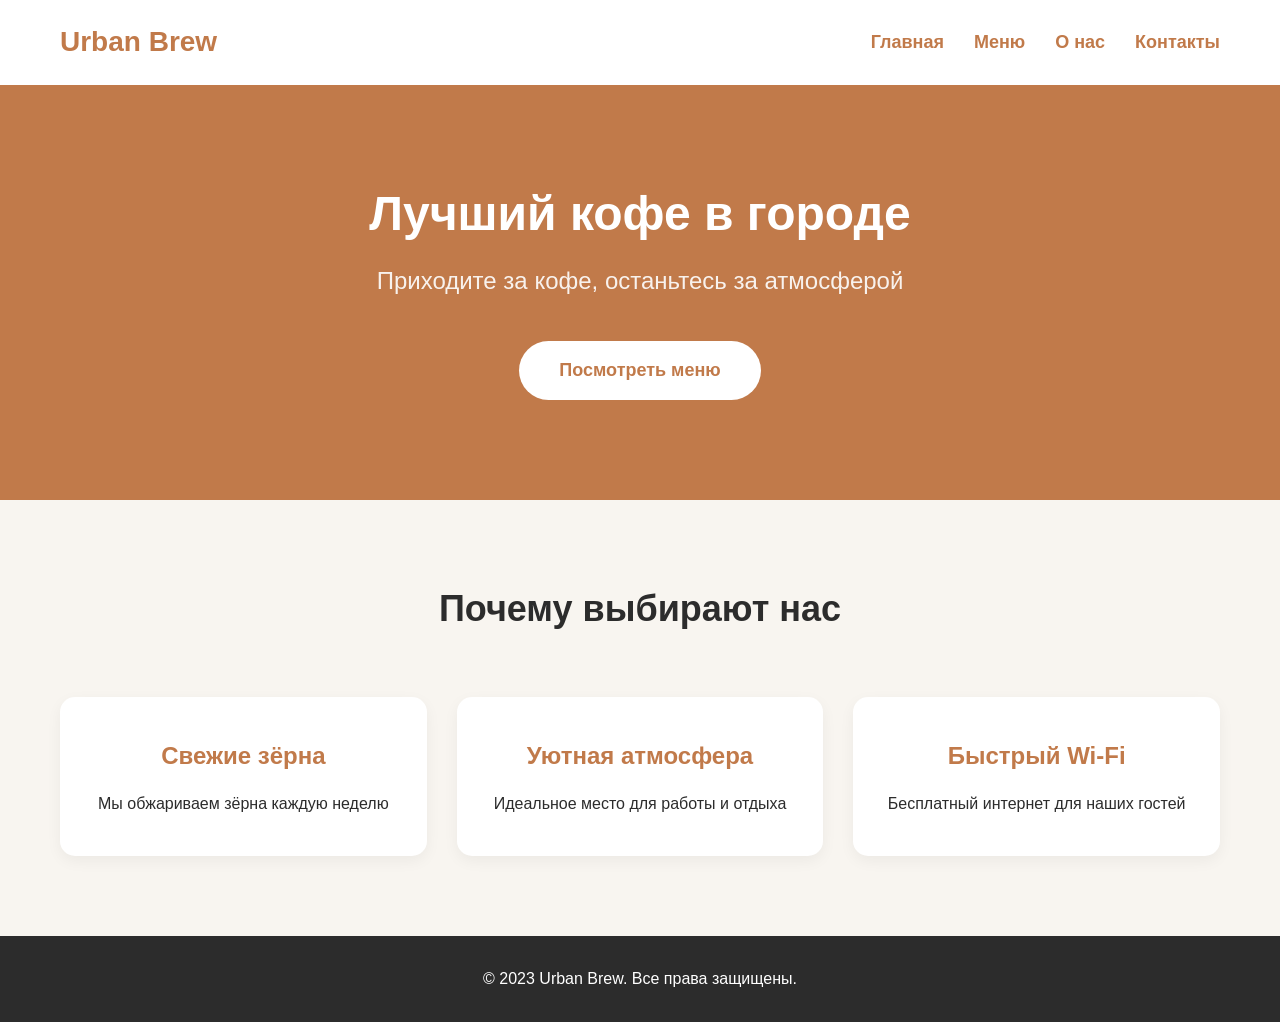
<file: index.html>
<!DOCTYPE html>
<html lang="ru">
<head>
    <meta charset="UTF-8">
    <meta name="viewport" content="width=device-width, initial-scale=1.0">
    <title>Urban Brew - Лучшая кофейня</title>
    <link rel="stylesheet" href="style.css">
    <link rel="icon" type="image/x-icon" href="favicon.ico">
</head>
<body>
        <!-- Шапка сайта -->
    <header class="header">
        <div class="container">
            <h1 class="logo">Urban Brew</h1>
            <nav class="nav">
                <ul class="nav-list">
                    <li><a href="#">Главная</a></li>
                    <li><a href="menu.html">Меню</a></li>
                    <li><a href="about.html">О нас</a></li>
                    <li><a href="contacts.html">Контакты</a></li>
                </ul>
            </nav>
        </div>
    </header>

    <!-- Основная секция (герой) -->
    <section class="hero">
        <div class="container">
            <h2 class="hero-title">Лучший кофе в городе</h2>
            <p class="hero-subtitle">Приходите за кофе, останьтесь за атмосферой</p>
            <a href="menu.html" class="btn" id="menuButton">Посмотреть меню</a>
        </div>
    </section>

    <!-- Секция с преимуществами -->
    <section class="features">
        <div class="container">
            <h2 class="section-title">Почему выбирают нас</h2>
            <div class="features-grid">
                <div class="feature-card">
                    <h3>Свежие зёрна</h3>
                    <p>Мы обжариваем зёрна каждую неделю</p>
                </div>
                <div class="feature-card">
                    <h3>Уютная атмосфера</h3>
                    <p>Идеальное место для работы и отдыха</p>
                </div>
                <div class="feature-card">
                    <h3>Быстрый Wi-Fi</h3>
                    <p>Бесплатный интернет для наших гостей</p>
                </div>
            </div>
        </div>
    </section>

    <!-- Подвал сайта -->
    <footer class="footer">
        <div class="container">
            <p class="copyright">© 2023 Urban Brew. Все права защищены.</p>
        </div>
    </footer>
    <script>
    // Находим кнопку по её id
    const button = document.getElementById('menuButton');

    // Добавляем обработчик события "клик"
    button.addEventListener('click', function(event) {
        // Отменяем стандартное действие (переход по ссылке) на время
        event.preventDefault();
        
        // Показываем всплывающее сообщение
        alert('Сейчас вы перейдёте на страницу с нашим меню! Приятного аппетита ☕');
        
        // Через 1 секунду переходим на страницу меню
        setTimeout(function() {
            window.location.href = 'menu.html';
        }, 1000);
    });
</script>
</file>
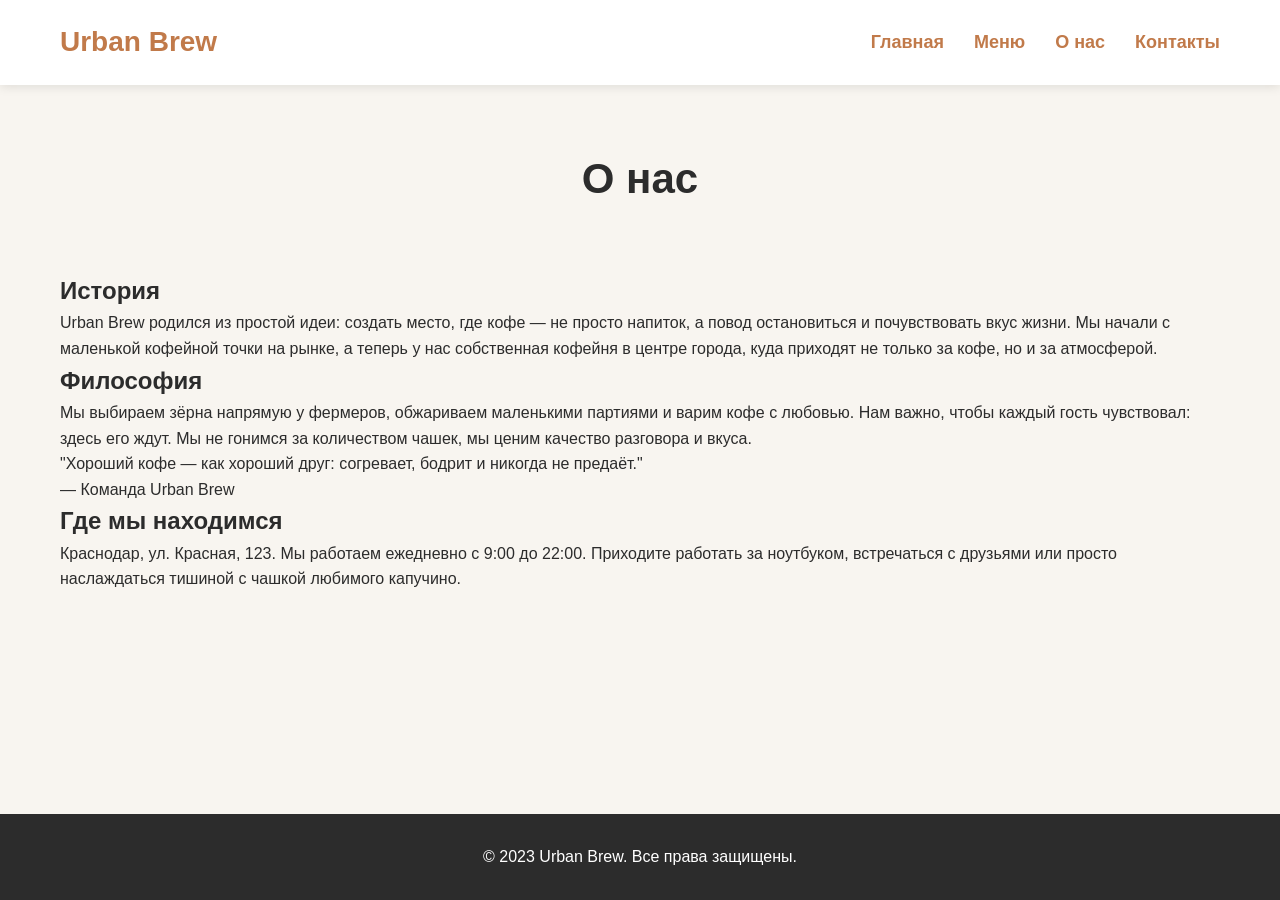
<file: about.html>
<!DOCTYPE html>
<html lang="ru">
<head>
    <meta charset="UTF-8">
    <meta name="viewport" content="width=device-width, initial-scale=1.0">
    <title>Urban Brew - О нас</title>
    <link rel="stylesheet" href="style.css">
    <link rel="icon" type="image/x-icon" href="favicon.ico">
</head>
<body>
        <!-- Шапка сайта -->
    <header class="header">
        <div class="container">
            <h1 class="logo">Urban Brew</h1>
            <nav class="nav">
                <ul class="nav-list">
                    <li><a href="index.html">Главная</a></li>
                    <li><a href="menu.html">Меню</a></li>
                    <li><a href="about.html">О нас</a></li>
                    <li><a href="contacts.html">Контакты</a></li>
                </ul>
            </nav>
        </div>
    </header>
    <main class="main-menu">
    <div class="container">
        <h1 class="page-title">О нас</h1>
        
        <div class="about-columns">
            <div class="about-text">
                <h2>История</h2>
                <p>Urban Brew родился из простой идеи: создать место, где кофе — не просто напиток, а повод остановиться и почувствовать вкус жизни. Мы начали с маленькой кофейной точки на рынке, а теперь у нас собственная кофейня в центре города, куда приходят не только за кофе, но и за атмосферой.</p>
            </div>
            <div class="about-text">
                <h2>Философия</h2>
                <p>Мы выбираем зёрна напрямую у фермеров, обжариваем маленькими партиями и варим кофе с любовью. Нам важно, чтобы каждый гость чувствовал: здесь его ждут. Мы не гонимся за количеством чашек, мы ценим качество разговора и вкуса.</p>
            </div>
        </div>
        
        <div class="about-quote">
            <p>"Хороший кофе — как хороший друг: согревает, бодрит и никогда не предаёт."</p>
            <span>— Команда Urban Brew</span>
        </div>
        
        <div class="about-text-full">
            <h2>Где мы находимся</h2>
            <p>Краснодар, ул. Красная, 123. Мы работаем ежедневно с 9:00 до 22:00. Приходите работать за ноутбуком, встречаться с друзьями или просто наслаждаться тишиной с чашкой любимого капучино.</p>
        </div>
    </div>
</main>
            
</main>

    <!-- Подвал сайта -->
    <footer class="footer">
        <div class="container">
            <p class="copyright">© 2023 Urban Brew. Все права защищены.</p>
        </div>
    </footer>
</file>
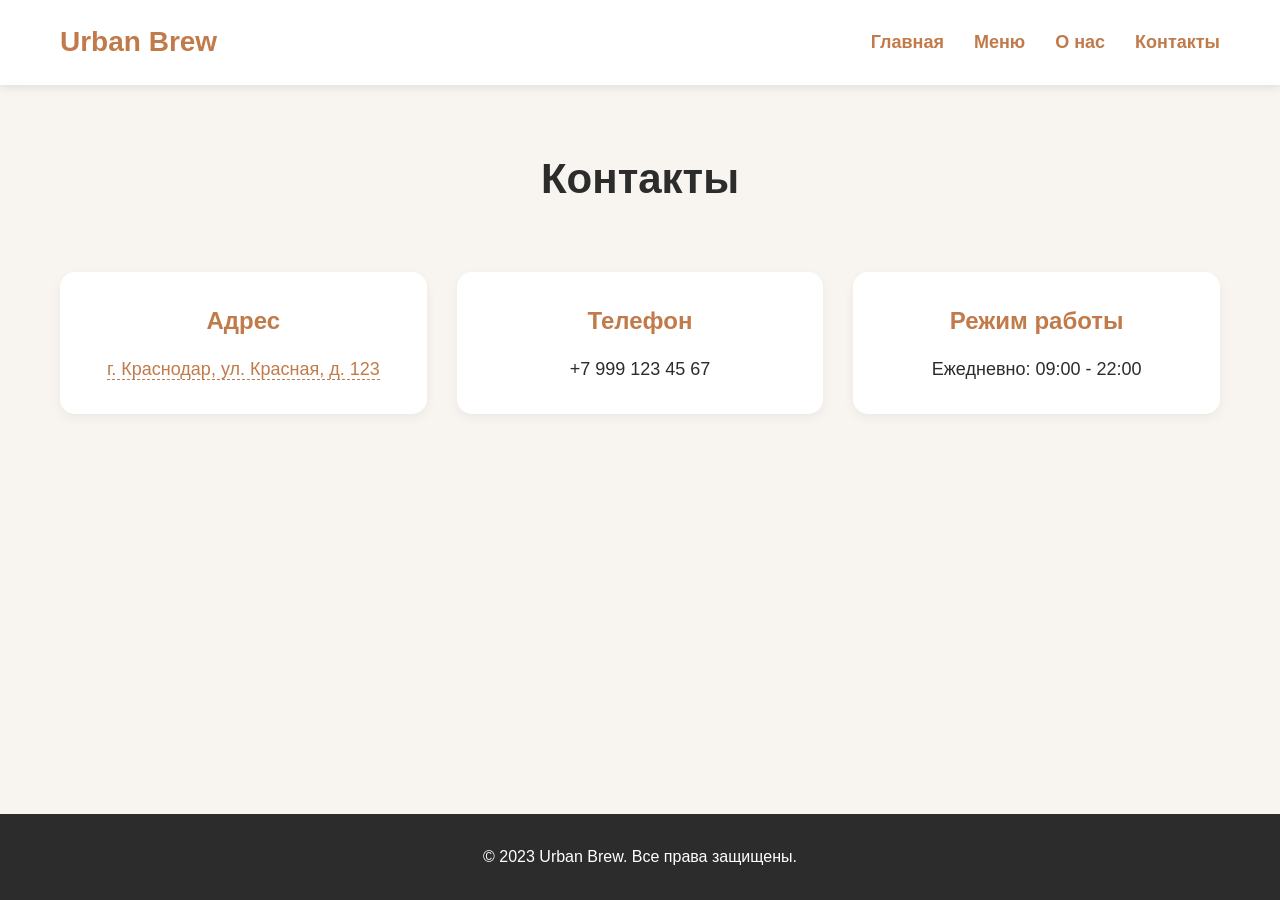
<file: contacts.html>
<!DOCTYPE html>
<html lang="ru">
<head>
    <meta charset="UTF-8">
    <meta name="viewport" content="width=device-width, initial-scale=1.0">
    <title>Urban Brew - Лучшая кофейня</title>
    <link rel="stylesheet" href="style.css">
    <link rel="icon" type="image/x-icon" href="favicon.ico">
</head>
<body>
        <!-- Шапка сайта -->
    <header class="header">
        <div class="container">
            <h1 class="logo">Urban Brew</h1>
            <nav class="nav">
                <ul class="nav-list">
                    <li><a href="index.html">Главная</a></li>
                    <li><a href="menu.html">Меню</a></li>
                    <li><a href="about.html">О нас</a></li>
                    <li><a href="contacts.html">Контакты</a></li>
                </ul>
            </nav>
        </div>
    </header>
    <main class="main-menu">
    <div class="container">
        <h1 class="page-title">Контакты</h1>
        <div class="contacts-grid">
    <div class="contact-card">
        <h3>Адрес</h3>
        <p><a href="https://yandex.ru/maps/?text=Краснодар+Красная+123" target="_blank">г. Краснодар, ул. Красная, д. 123</a></p>
        </div>
        <div class="contact-card">
            <h3>Телефон</h3>
            <p>+7 999 123 45 67</p>
        </div>
        <div class="contact-card">
            <h3>Режим работы</h3>
            <p>Ежедневно: 09:00 - 22:00</p>
        </div>
    </div>
</main>
    <!-- Подвал сайта -->
    <footer class="footer">
        <div class="container">
            <p class="copyright">© 2023 Urban Brew. Все права защищены.</p>
        </div>
    </footer>
</file>
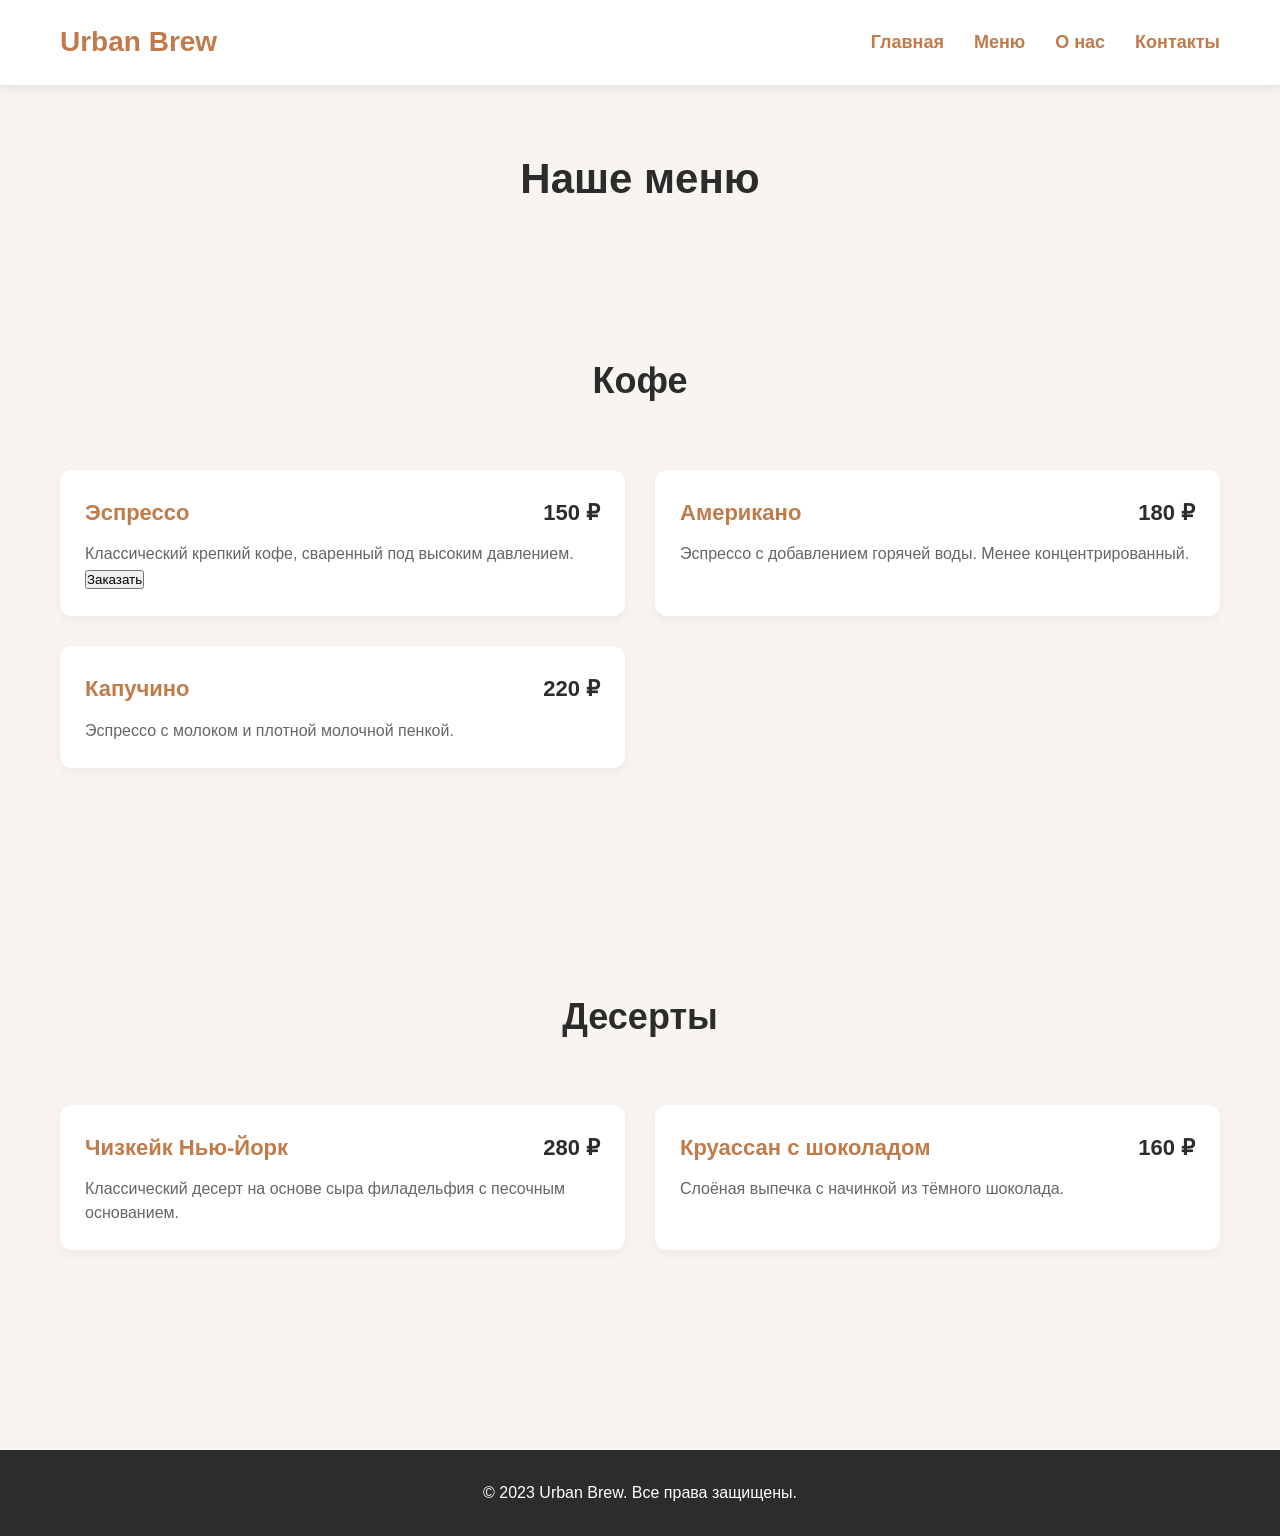
<file: menu.html>
<!DOCTYPE html>
<html lang="ru">
<head>
    <meta charset="UTF-8">
    <meta name="viewport" content="width=device-width, initial-scale=1.0">
    <title>Urban Brew - Меню</title>
    <link rel="stylesheet" href="style.css">
    <link rel="icon" type="image/x-icon" href="favicon.ico">
</head>
<body>
        <!-- Шапка сайта -->
    <header class="header">
        <div class="container">
            <h1 class="logo">Urban Brew</h1>
            <nav class="nav">
                <ul class="nav-list">
                    <li><a href="index.html">Главная</a></li>
                    <li><a href="#">Меню</a></li>
                    <li><a href="about.html">О нас</a></li>
                    <li><a href="contacts.html">Контакты</a></li>
                </ul>
            </nav>
        </div>
    </header>
    <!-- Основное содержимое страницы -->
    <main class="main-menu">
        <div class="container">
            <!-- Заголовок страницы -->
            <h1 class="page-title">Наше меню</h1>

            <!-- Раздел "Кофе" -->
            <section class="menu-section">
                <h2 class="section-title">Кофе</h2>
                <div class="menu-grid">
                    <!-- Первая позиция -->
                    <div class="menu-item">
                        <div class="menu-item-header">
                            <h3 class="item-title">Эспрессо</h3>
                            <span class="item-price">150 ₽</span>
                        </div>
                        <p class="item-description">Классический крепкий кофе, сваренный под высоким давлением.</p>
                        <button class="order-btn" data-name="Эспрессо">Заказать</button>
                    </div>
                    <!-- Вторая позиция -->
                    <div class="menu-item">
                        <div class="menu-item-header">
                            <h3 class="item-title">Американо</h3>
                            <span class="item-price">180 ₽</span>
                        </div>
                        <p class="item-description">Эспрессо с добавлением горячей воды. Менее концентрированный.</p>
                    </div>
                    <!-- Третья позиция -->
                    <div class="menu-item">
                        <div class="menu-item-header">
                            <h3 class="item-title">Капучино</h3>
                            <span class="item-price">220 ₽</span>
                        </div>
                        <p class="item-description">Эспрессо с молоком и плотной молочной пенкой.</p>
                    </div>
                </div>
            </section>

            <!-- Раздел "Десерты" -->
            <section class="menu-section">
                <h2 class="section-title">Десерты</h2>
                <div class="menu-grid">
                    <div class="menu-item">
                        <div class="menu-item-header">
                            <h3 class="item-title">Чизкейк Нью-Йорк</h3>
                            <span class="item-price">280 ₽</span>
                        </div>
                        <p class="item-description">Классический десерт на основе сыра филадельфия с песочным основанием.</p>
                    </div>
                    <div class="menu-item">
                        <div class="menu-item-header">
                            <h3 class="item-title">Круассан с шоколадом</h3>
                            <span class="item-price">160 ₽</span>
                        </div>
                        <p class="item-description">Слоёная выпечка с начинкой из тёмного шоколада.</p>
                    </div>
                </div>
            </section>
        </div>
    </main>

    <!-- Подвал сайта -->
    <footer class="footer">
        <div class="container">
            <p class="copyright">© 2023 Urban Brew. Все права защищены.</p>
        </div>
    </footer>
    <script>
    // Находим все кнопки с классом order-btn
    const buttons = document.querySelectorAll('.order-btn');
    
    // Для каждой кнопки вешаем обработчик
    buttons.forEach(button => {
        button.addEventListener('click', () => {
            const productName = button.getAttribute('data-name');
            alert(`Вы добавили в корзину: ${productName}. Спасибо за заказ!`);
        });
    });
</script>
</file>
<file: style.css>
/* 1. Сброс стандартных отступов и полей */
* {
    margin: 0;
    padding: 0;
    box-sizing: border-box;
}

/* 2. Задаем основные параметры для всей страницы */
body {
    font-family: 'Arial', sans-serif;
    line-height: 1.6;
    color: #2c2c2c; /* Тёмно-серый для текста */
    background-color: #f8f5f0; /* Светло-бежевый фон */
}

/* 3. Стили для контейнера, который будет центрировать содержимое */
.container {
    max-width: 1200px; /* Максимальная ширина контента */
    margin: 0 auto; /* Автоматические отступы слева/справа центрируют блок */
    padding: 0 20px; /* Отступы слева/справа, чтобы на телефоне текст не прилипал к краям */
}

/* 4. Общие стили для всех ссылок */
a {
    color: #c17a4a; /* Коричнево-оранжевый акцентный цвет */
    text-decoration: none; /* Убираем стандартное подчёркивание */
}

/* Десктопная сетка меню (2 колонки на больших экранах) */
.menu-grid {
    display: grid;
    grid-template-columns: repeat(2, 1fr);
    gap: 30px;
    margin-bottom: 60px;
}

a:hover {
    text-decoration: underline; /* Подчёркивание при наведении */
}
/* 5. Стили для шапки сайта */
.header {
    background-color: #ffffff; /* Белый фон для шапки */
    padding: 20px 0; /* Отступы сверху и снизу внутри шапки */
    box-shadow: 0 2px 10px rgba(0, 0, 0, 0.1); /* Лёгкая тень снизу для эффекта "отрыва" от фона */
}

/* 6. Внутренний блок шапки, который делает лого и меню в одну строку */
.header .container {
    display: flex; /* Включаем Flexbox - макет "гибких коробок" */
    justify-content: space-between; /* Распределяем пространство: лого к левому краю, меню к правому */
    align-items: center; /* Выравниваем лого и меню по вертикали по центру */
}

/* 7. Стили для логотипа */
.logo {
    font-size: 28px; /* Размер шрифта */
    font-weight: bold; /* Жирное начертание */
    color: #c17a4a; /* Акцентный цвет */
}

/* 8. Стили для навигационного меню */
.nav-list {
    display: flex; /* Делаем список не вертикальным, а горизонтальным */
    list-style: none; /* Убираем точки у списка */
    gap: 30px; /* Расстояние между пунктами меню */
}

.nav-list a {
    font-weight: bold; /* Жирный шрифт у ссылок */
    font-size: 18px; /* Размер шрифта */
}
/* 9. Стили для главной секции (герой) */
.hero {
    background-color: #c17a4a; /* Акцентный цвет фона */
    color: #ffffff; /* Белый текст на тёмном фоне */
    text-align: center; /* Выравниваем текст по центру */
    padding: 100px 0; /* Большие отступы сверху и снину, чтобы секция была высокой */
}

/* 10. Стили для заголовка в герое */
.hero-title {
    font-size: 48px; /* Очень большой шрифт */
    margin-bottom: 20px; /* Отступ снизу, чтобы отделить от подзаголовка */
    line-height: 1.2; /* Межстрочный интервал для заголовка */
}

/* 11. Стили для подзаголовка в герое */
.hero-subtitle {
    font-size: 24px; /* Крупный, но меньше заголовка */
    margin-bottom: 40px; /* Отступ снизу, перед кнопкой */
    opacity: 0.9; /* Лёгкая полупрозрачность для изящества */
}

/* 12. Стили для кнопки */
.btn {
    display: inline-block; /* Чтобы кнопке можно было задать padding и она вела себя как блок */
    background-color: #ffffff; /* Белый фон кнопки */
    color: #c17a4a; /* Акцентный цвет текста на кнопке */
    padding: 15px 40px; /* Внутренние отступы: 15px сверху/снизу, 40px слева/справа */
    border-radius: 30px; /* Закругляем углы, делая "капсулу" */
    font-weight: bold;
    font-size: 18px;
    text-decoration: none; /* Убираем подчёркивание у ссылки */
    transition: all 0.3s ease; /* Плавный переход для всех изменений стиля (например, при наведении) */
}

/* 13. Стили для кнопки при наведении */
.btn:hover {
    background-color: #2c2c2c; /* Меняем фон кнопки на тёмный при наведении */
    color: #ffffff; /* Меняем цвет текста на белый */
    text-decoration: none; /* Убеждаемся, что подчёркивания нет */
    transform: translateY(-3px); /* Лёгкий эффект "подпрыгивания" кнопки вверх */
}
/* 14. Общие стили для всех секций (кроме героя) */
section {
    padding: 80px 0; /* Большие отступы сверху и снизу у каждой секции */
}

/* 15. Стили для заголовка секции */
.section-title {
    text-align: center; /* Центрируем заголовок */
    font-size: 36px;
    margin-bottom: 60px; /* Большой отступ снизу, перед карточками */
    color: #2c2c2c;
}

/* 16. Стили для сетки карточек (3 в ряд) */
.features-grid {
    display: grid; /* Включаем CSS Grid */
    grid-template-columns: repeat(3, 1fr); /* Создаём 3 колонки одинаковой ширины */
    gap: 30px; /* Расстояние между карточками */
}

/* 17. Стили для одной карточки преимущества */
.feature-card {
    background-color: #ffffff; /* Белый фон карточки */
    padding: 40px 25px; /* Внутренние отступы */
    border-radius: 15px; /* Закруглённые углы карточки */
    text-align: center; /* Центрируем текст внутри */
    box-shadow: 0 5px 15px rgba(0, 0, 0, 0.05); /* Лёгкая тень для эффекта "приподнятости" */
    transition: transform 0.3s ease; /* Плавный эффект приподнимания */
}

/* 18. Стили для заголовка внутри карточки */
.feature-card h3 {
    color: #c17a4a; /* Акцентный цвет */
    margin-bottom: 15px; /* Отступ снизу */
    font-size: 24px;
}

/* 19. Эффект при наведении на карточку */
.feature-card:hover {
    transform: translateY(-10px); /* При наведении карточка "приподнимается" */
}
/* Стили для страницы контактов */
.contacts-grid {
    display: grid;
    grid-template-columns: repeat(3, 1fr);
    gap: 30px;
    margin-top: 40px;
}

.contact-card {
    background-color: #ffffff;
    padding: 30px 20px;
    border-radius: 15px;
    text-align: center;
    box-shadow: 0 4px 12px rgba(0, 0, 0, 0.05);
}

.contact-card h3 {
    color: #c17a4a;
    margin-bottom: 15px;
    font-size: 24px;
}

.contact-card p {
    color: #2c2c2c;
    font-size: 18px;
}
/* Стили для страницы "О нас" */
.about-grid {
    display: grid;
    grid-template-columns: repeat(3, 1fr);
    gap: 30px;
    margin-top: 40PX;
}

.about-card {
    background-color: #ffffff;
    padding: 30px 25px;
    border-radius: 15px;
    text-align: center;
    box-shadow: 0 4px 12px rgba(0, 0, 0, 0.05);
    transition: transform 0.3s ease;
}

.about-card:hover {
    transform: translateY(-5px);
}

.about-card h3 {
    color: #c17a4a;
    font-size: 24px;
    margin-bottom: 15px;
}

.about-card p {
    color: #2c2c2c;
    line-height: 1.5;
}
/* 20. Адаптивность для планшетов и телефонов */
@media (max-width: 768px) {
    /* Это правило сработает ТОЛЬКО если ширина окна браузера 768px или меньше */

    /* Уменьшаем отступы у секций на мобильных */
    section {
        padding: 50px 0;
    }

    /* Меняем шапку: лого и меню теперь друг под другом */
    .header .container {
        flex-direction: column; /* Меняем направление Flexbox с горизонтального на вертикальное */
        gap: 20px; /* Добавляем расстояние между лого и меню */
    }

    /* Меню на мобильных: ссылки тоже вертикально */
    .nav-list {
        flex-direction: column; /* Ссылки в столбик */
        align-items: center; /* Центрируем их */
        gap: 15px;
    }

    /* Уменьшаем размер заголовка в герое */
    .hero-title {
        font-size: 36px;
    }

    /* Уменьшаем подзаголовок в герое */
    .hero-subtitle {
        font-size: 20px;
    }

    /* На мобильных карточки идут друг под другом (1 колонка) */
    .features-grid {
        grid-template-columns: 1fr; /* Вместо 3 колонок — теперь одна */
    }
        /* Адаптивность для меню */
    .menu-grid {
        grid-template-columns: 1fr; /* Меняем 2 колонки на 1 */
    }

    .page-title {
        font-size: 36px; /* Уменьшаем заголовок страницы */
    }
    .contacts-grid {
        grid-template-columns: 1fr;
    }
     .about-grid {
        grid-template-columns: 1fr;
    }
}
/* 21. Стили для подвала */
.footer {
    background-color: #2c2c2c; /* Тёмный фон */
    color: #ffffff; /* Белый текст */
    text-align: center;
    padding: 30px 0;
}
/* 22. Стили для страницы меню */

.main-menu {
    padding: 60px 0; /* Отступы сверху и снизу от основной части */
}

.page-title {
    text-align: center;
    font-size: 42px;
    color: #2c2c2c;
    margin-bottom: 60px;
}



/* 24. Стили для карточки позиции меню */
.menu-item {
    background-color: #ffffff;
    padding: 25px;
    border-radius: 12px;
    box-shadow: 0 4px 12px rgba(0, 0, 0, 0.05);
}

/* 25. Заголовок и цена в одну строку (Flexbox) */
.menu-item-header {
    display: flex;
    justify-content: space-between; /* Название слева, цена справа */
    align-items: center; /* Выравниваем по вертикали */
    margin-bottom: 12px; /* Отступ до описания */
}

.item-title {
    font-size: 22px;
    color: #c17a4a;
}

.item-price {
    font-size: 22px;
    font-weight: bold;
    color: #2c2c2c;
}

.item-description {
    color: #666;
    line-height: 1.5;
}

/* Чтобы подвал был внизу даже при коротком контенте */
body {
    display: flex;
    flex-direction: column;
    min-height: 100vh; /* минимальная высота = высоте экрана */
}

.main-menu {
    flex: 1; /* заставляет основной контент занимать всё свободное место */
}

.contact-card a {
color: #c17a4a;
text-decoration: none;
border-bottom: 1px dashed #c17a4a;
transition: all 0.2 ease;
}

.contact-card a:hover {
    color: #2c2c2c;
    border-bottom: #2c2c2c;
}
</file>
